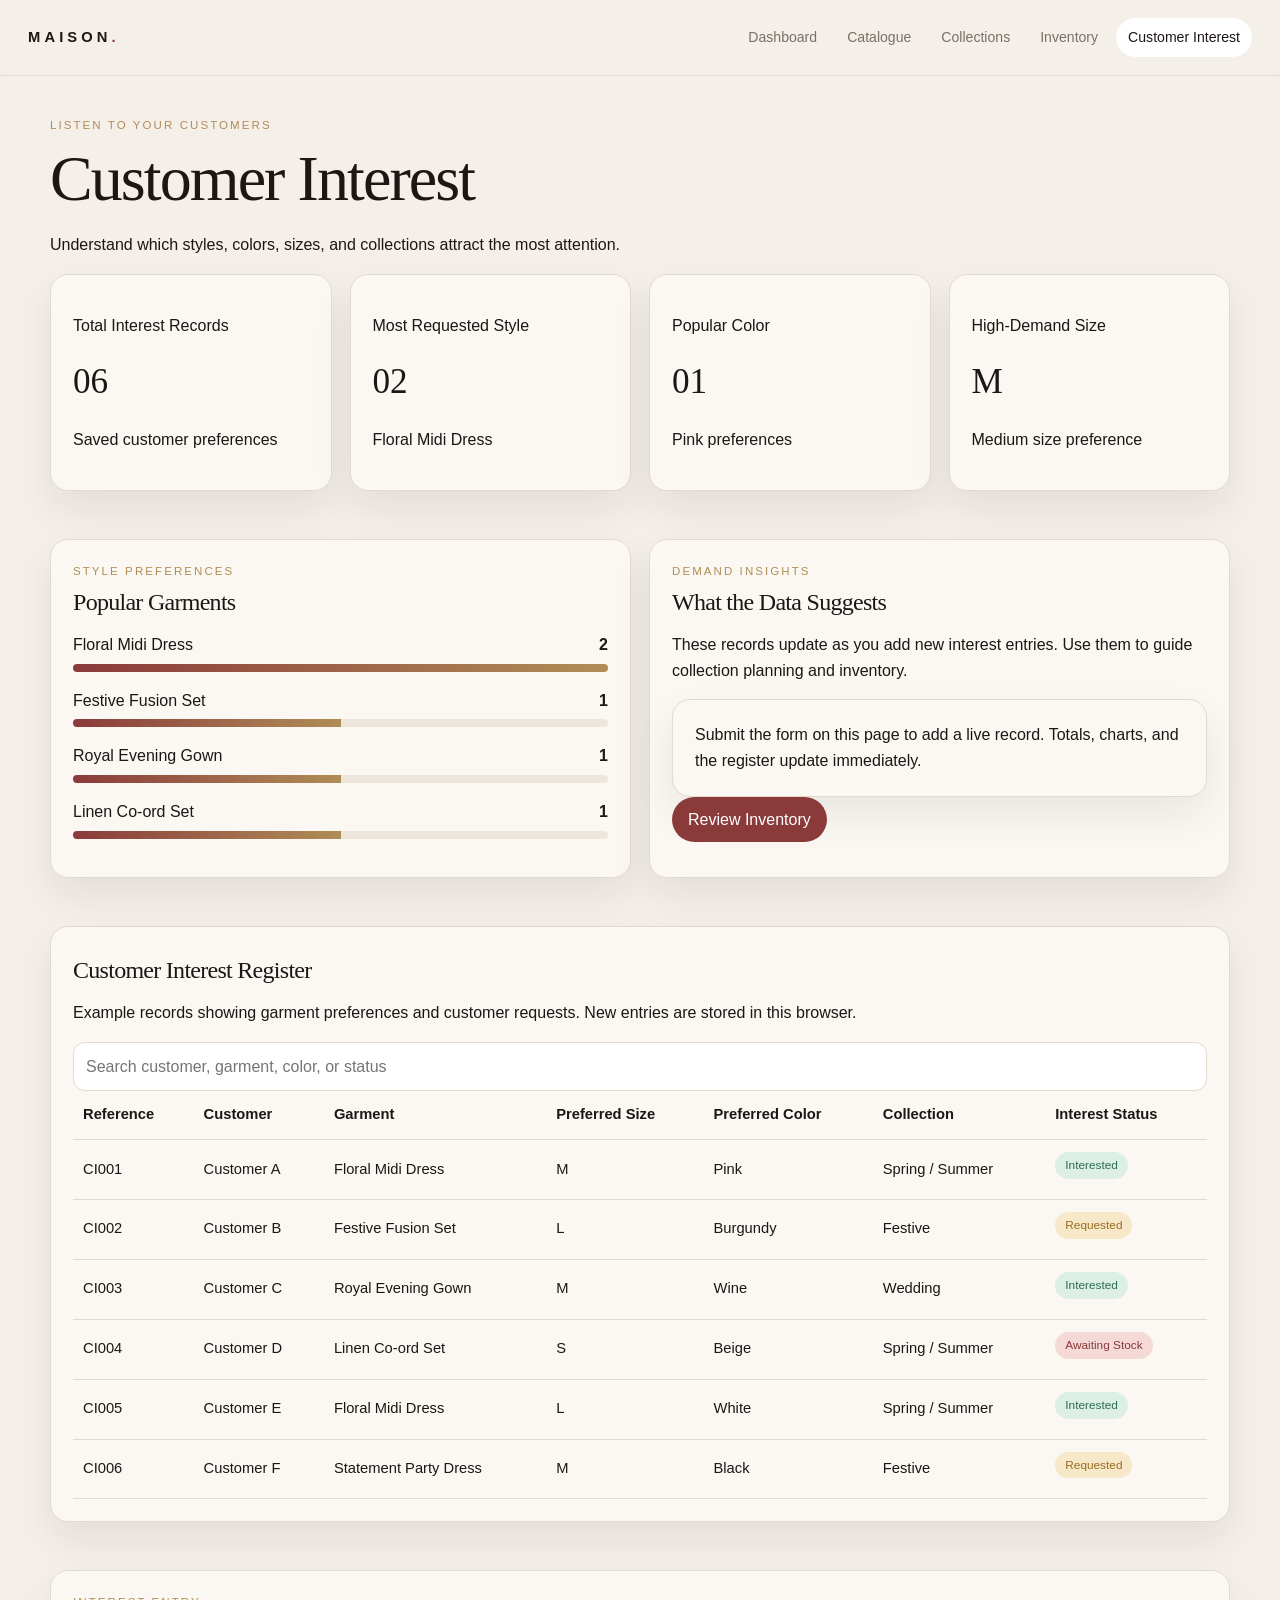
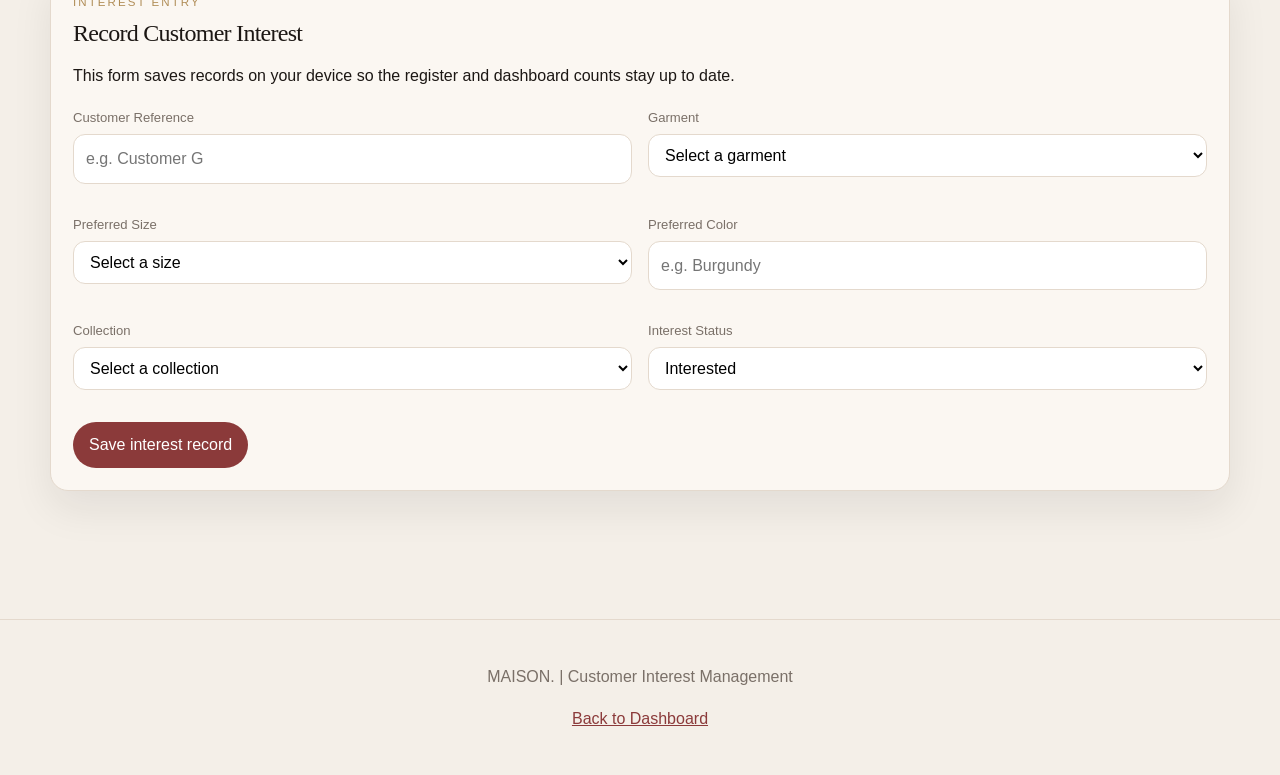
<file: interest.html>
<!DOCTYPE html>
<html lang="en">
<head>
    <meta charset="UTF-8">
    <meta name="viewport" content="width=device-width, initial-scale=1.0">
    <title>Customer Interest | Maison</title>
    <link rel="stylesheet" href="style.css">
</head>
<body>
<nav class="navbar">
    <a class="logo" href="index.html">MAISON<span>.</span></a>
    <button class="menu-toggle" type="button" aria-label="Open menu">Menu</button>
    <div class="nav-links">
        <a href="index.html">Dashboard</a>
        <a href="catalogue.html">Catalogue</a>
        <a href="collections.html">Collections</a>
        <a href="inventory.html">Inventory</a>
        <a class="active" href="interest.html">Customer Interest</a>
    </div>
</nav>
<main class="container">
    <div class="page-heading">
        <p class="eyebrow">Listen to your customers</p>
        <h1>Customer Interest</h1>
        <p>
            Understand which styles, colors, sizes, and collections
            attract the most attention.
        </p>
    </div>
    <section class="stats-grid">
        <div class="stat-card">
            <p>Total Interest Records</p>
            <div class="stat-number" id="interest-total">06</div>
            <p>Saved customer preferences</p>
        </div>
        <div class="stat-card">
            <p>Most Requested Style</p>
            <div class="stat-number" id="interest-style">12</div>
            <p id="interest-style-label">Floral dresses</p>
        </div>
        <div class="stat-card">
            <p>Popular Color</p>
            <div class="stat-number" id="interest-color">08</div>
            <p id="interest-color-label">Burgundy preferences</p>
        </div>
        <div class="stat-card">
            <p>High-Demand Size</p>
            <div class="stat-number" id="interest-size">M</div>
            <p>Medium size preference</p>
        </div>
    </section>
    <section class="section grid-2">
        <div class="panel">
            <p class="eyebrow">Style preferences</p>
            <h2>Popular Garments</h2>
            <div id="popular-bars"></div>
        </div>
        <div class="panel">
            <p class="eyebrow">Demand insights</p>
            <h2>What the Data Suggests</h2>
            <p>
                These records update as you add new interest entries.
                Use them to guide collection planning and inventory.
            </p>
            <div class="notice">
                Submit the form on this page to add a live record.
                Totals, charts, and the register update immediately.
            </div>
            <a class="btn" href="inventory.html">Review Inventory</a>
        </div>
    </section>
    <section class="section panel">
        <h2>Customer Interest Register</h2>
        <p>
            Example records showing garment preferences and customer
            requests. New entries are stored in this browser.
        </p>
        <div class="toolbar" style="grid-template-columns: 1fr;">
            <input type="search" id="interest-search" placeholder="Search customer, garment, color, or status">
        </div>
        <div class="table-wrap">
            <table>
                <thead>
                    <tr>
                        <th>Reference</th>
                        <th>Customer</th>
                        <th>Garment</th>
                        <th>Preferred Size</th>
                        <th>Preferred Color</th>
                        <th>Collection</th>
                        <th>Interest Status</th>
                    </tr>
                </thead>
                <tbody id="interest-body"></tbody>
            </table>
        </div>
    </section>
    <section class="section form-panel">
        <p class="eyebrow">Interest entry</p>
        <h2>Record Customer Interest</h2>
        <p>
            This form saves records on your device so the register and
            dashboard counts stay up to date.
        </p>
        <form id="interest-form" action="#" method="get">
            <div class="form-grid">
                <div>
                    <label class="field-label" for="customer">Customer Reference</label>
                    <input type="text" id="customer" name="customer" placeholder="e.g. Customer G">
                    <div class="field-error" id="err-customer"></div>
                </div>
                <div>
                    <label class="field-label" for="garment">Garment</label>
                    <select id="garment" name="garment">
                        <option value="">Select a garment</option>
                        <option>Floral Midi Dress</option>
                        <option>Festive Fusion Set</option>
                        <option>Royal Evening Gown</option>
                        <option>Linen Co-ord Set</option>
                        <option>Statement Party Dress</option>
                        <option>Designer Occasion Dress</option>
                    </select>
                    <div class="field-error" id="err-garment"></div>
                </div>
                <div>
                    <label class="field-label" for="size">Preferred Size</label>
                    <select id="size" name="size">
                        <option value="">Select a size</option>
                        <option>XS</option>
                        <option>S</option>
                        <option>M</option>
                        <option>L</option>
                        <option>XL</option>
                    </select>
                    <div class="field-error" id="err-size"></div>
                </div>
                <div>
                    <label class="field-label" for="color">Preferred Color</label>
                    <input type="text" id="color" name="color" placeholder="e.g. Burgundy">
                    <div class="field-error" id="err-color"></div>
                </div>
                <div>
                    <label class="field-label" for="collection">Collection</label>
                    <select id="collection" name="collection">
                        <option value="">Select a collection</option>
                        <option>Spring / Summer</option>
                        <option>Festive</option>
                        <option>Wedding</option>
                        <option>Autumn / Winter</option>
                    </select>
                    <div class="field-error" id="err-collection"></div>
                </div>
                <div>
                    <label class="field-label" for="status">Interest Status</label>
                    <select id="status" name="status">
                        <option>Interested</option>
                        <option>Requested</option>
                        <option>Awaiting Stock</option>
                    </select>
                </div>
            </div>
            <button type="submit">Save interest record</button>
        </form>
    </section>
</main>
<footer class="footer">
    <p>MAISON. | Customer Interest Management</p>
    <p><a href="index.html">Back to Dashboard</a></p>
</footer>
<script src="data.js"></script>
<script src="app.js"></script>
</body>
</html>
</file>
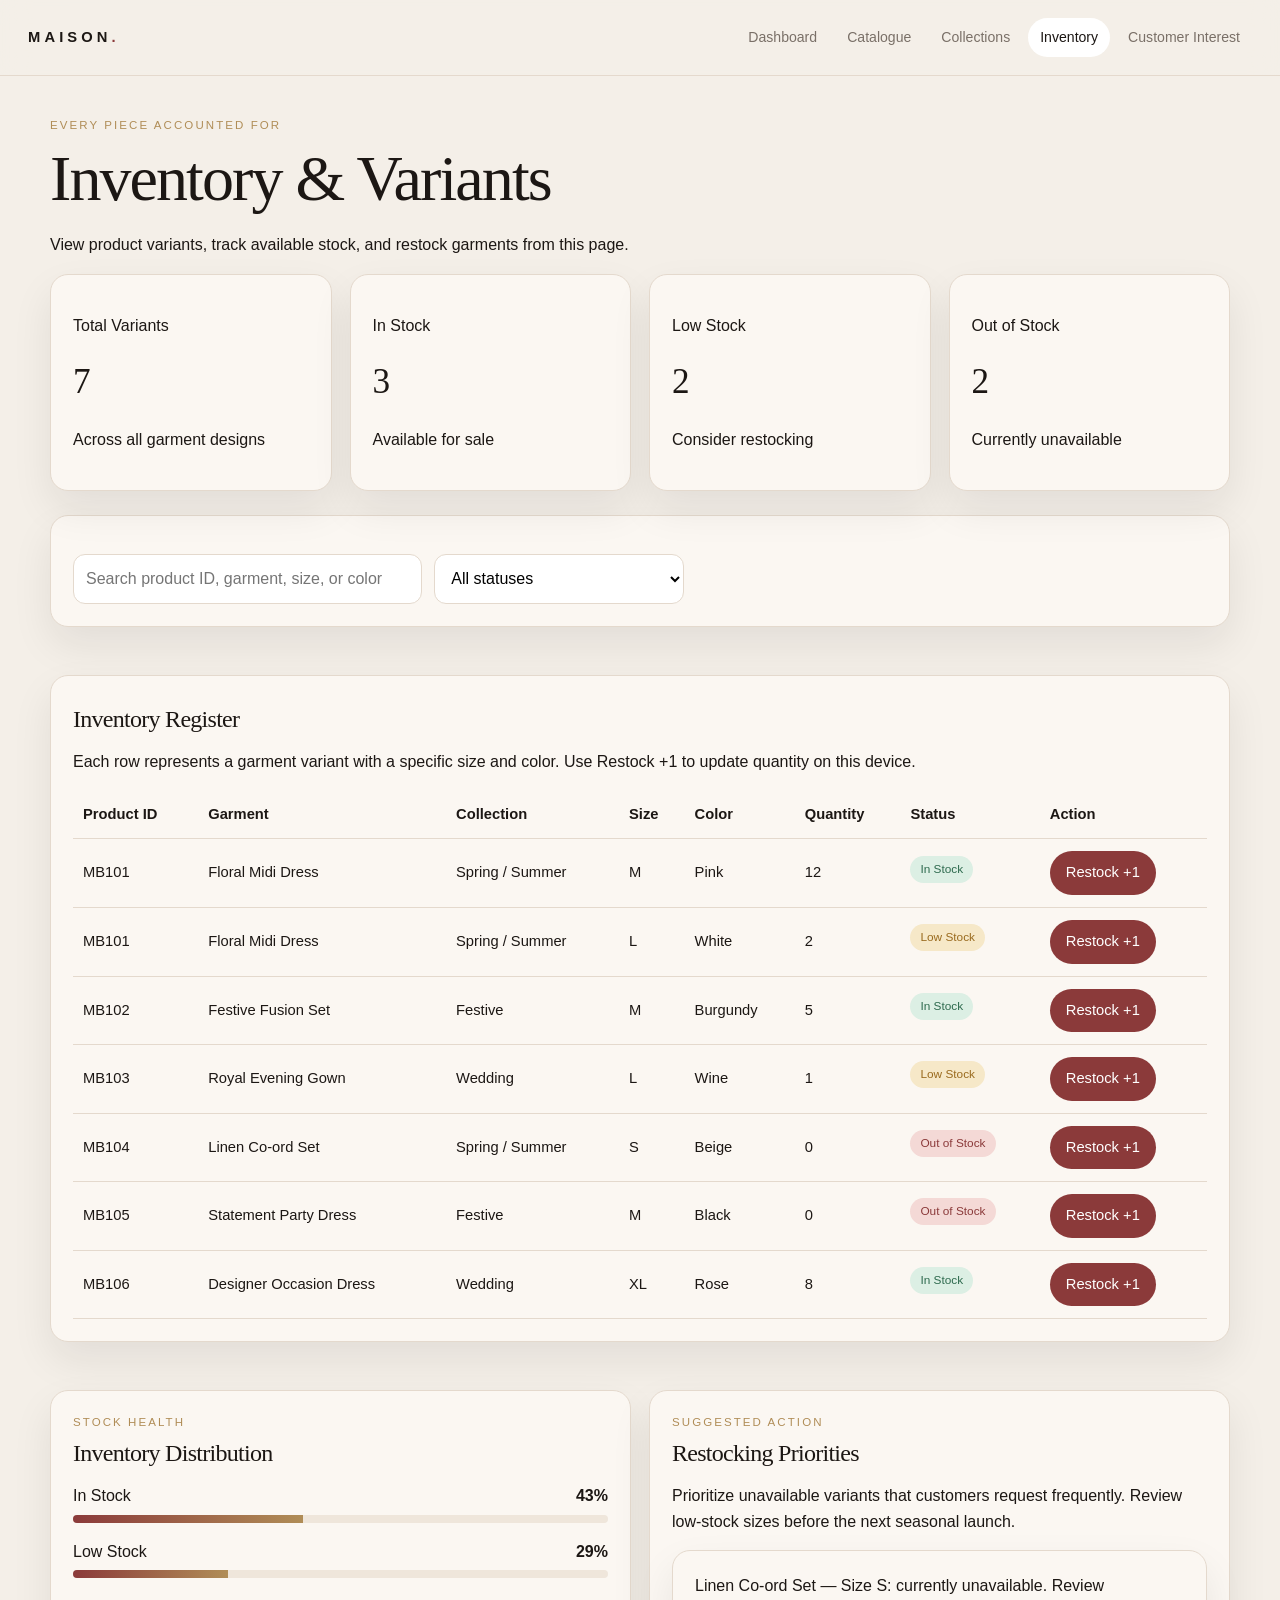
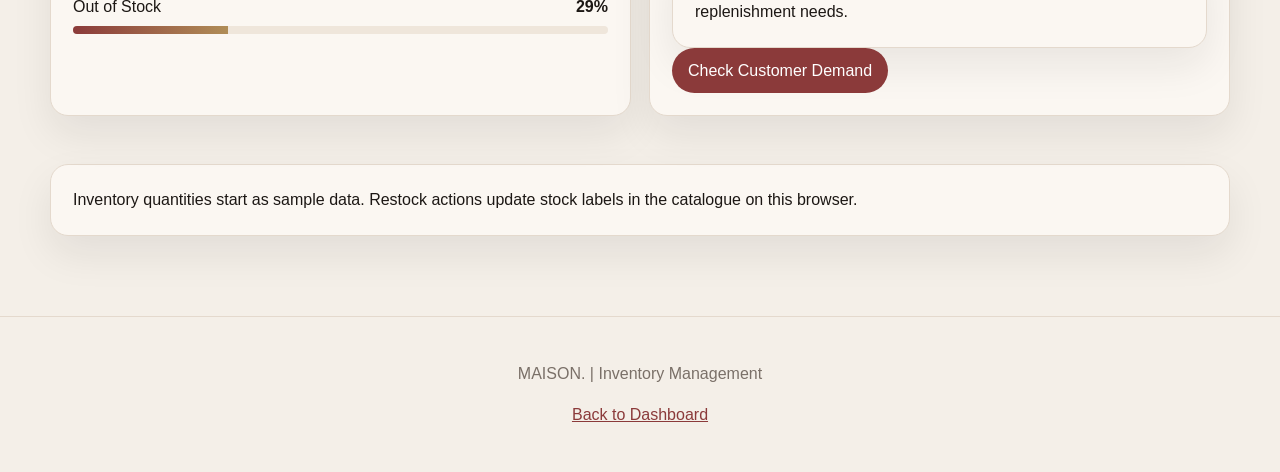
<file: inventory.html>
<!DOCTYPE html>
<html lang="en">
<head>
    <meta charset="UTF-8">
    <meta name="viewport" content="width=device-width, initial-scale=1.0">
    <title>Inventory Management | Maison</title>
    <link rel="stylesheet" href="style.css">
</head>
<body>
<nav class="navbar">
    <a class="logo" href="index.html">MAISON<span>.</span></a>
    <button class="menu-toggle" type="button" aria-label="Open menu">Menu</button>
    <div class="nav-links">
        <a href="index.html">Dashboard</a>
        <a href="catalogue.html">Catalogue</a>
        <a href="collections.html">Collections</a>
        <a class="active" href="inventory.html">Inventory</a>
        <a href="interest.html">Customer Interest</a>
    </div>
</nav>
<main class="container">
    <div class="page-heading">
        <p class="eyebrow">Every piece accounted for</p>
        <h1>Inventory & Variants</h1>
        <p>
            View product variants, track available stock,
            and restock garments from this page.
        </p>
    </div>
    <section class="stats-grid">
        <div class="stat-card">
            <p>Total Variants</p>
            <div class="stat-number" id="inv-total">7</div>
            <p>Across all garment designs</p>
        </div>
        <div class="stat-card">
            <p>In Stock</p>
            <div class="stat-number" id="inv-in">0</div>
            <p>Available for sale</p>
        </div>
        <div class="stat-card">
            <p>Low Stock</p>
            <div class="stat-number" id="inv-low">0</div>
            <p>Consider restocking</p>
        </div>
        <div class="stat-card">
            <p>Out of Stock</p>
            <div class="stat-number" id="inv-out">0</div>
            <p>Currently unavailable</p>
        </div>
    </section>
    <section class="filters">
        <div class="toolbar">
            <input type="search" id="inventory-search" placeholder="Search product ID, garment, size, or color">
            <select id="inventory-status">
                <option value="all">All statuses</option>
                <option value="available">In stock</option>
                <option value="low-stock">Low stock</option>
                <option value="unavailable">Out of stock</option>
            </select>
        </div>
    </section>
    <section class="section panel">
        <h2>Inventory Register</h2>
        <p>
            Each row represents a garment variant with a specific size
            and color. Use Restock +1 to update quantity on this device.
        </p>
        <div class="table-wrap">
            <table>
                <thead>
                    <tr>
                        <th>Product ID</th>
                        <th>Garment</th>
                        <th>Collection</th>
                        <th>Size</th>
                        <th>Color</th>
                        <th>Quantity</th>
                        <th>Status</th>
                        <th>Action</th>
                    </tr>
                </thead>
                <tbody id="inventory-body"></tbody>
            </table>
        </div>
    </section>
    <section class="section grid-2">
        <div class="panel">
            <p class="eyebrow">Stock health</p>
            <h2>Inventory Distribution</h2>
            <div class="bar-item">
                <div class="bar-label">
                    <span>In Stock</span><strong id="inv-bar-in-label">0%</strong>
                </div>
                <div class="bar-track">
                    <div class="bar-fill" id="inv-bar-in" data-width="0%"></div>
                </div>
            </div>
            <div class="bar-item">
                <div class="bar-label">
                    <span>Low Stock</span><strong id="inv-bar-low-label">0%</strong>
                </div>
                <div class="bar-track">
                    <div class="bar-fill" id="inv-bar-low" data-width="0%"></div>
                </div>
            </div>
            <div class="bar-item">
                <div class="bar-label">
                    <span>Out of Stock</span><strong id="inv-bar-out-label">0%</strong>
                </div>
                <div class="bar-track">
                    <div class="bar-fill" id="inv-bar-out" data-width="0%"></div>
                </div>
            </div>
        </div>
        <div class="panel">
            <p class="eyebrow">Suggested action</p>
            <h2>Restocking Priorities</h2>
            <p>
                Prioritize unavailable variants that customers request
                frequently. Review low-stock sizes before the next
                seasonal launch.
            </p>
            <div class="notice">
                Linen Co-ord Set — Size S: currently unavailable.
                Review replenishment needs.
            </div>
            <a class="btn" href="interest.html">
                Check Customer Demand
            </a>
        </div>
    </section>
    <div class="notice">
        Inventory quantities start as sample data. Restock actions
        update stock labels in the catalogue on this browser.
    </div>
</main>
<footer class="footer">
    <p>MAISON. | Inventory Management</p>
    <p><a href="index.html">Back to Dashboard</a></p>
</footer>
<script src="data.js"></script>
<script src="app.js"></script>
</body>
</html>
</file>
<file: style.css>
:root {
  --bg: #f4efe8;
  --bg-soft: #fbf7f2;
  --ink: #1c1714;
  --muted: #7a7068;
  --line: #e4d9cd;
  --accent: #8b3a3a;
  --accent-dark: #6f2d2d;
  --gold: #b08d57;
  --ok: #2f6b4f;
  --warn: #9a6b1f;
  --bad: #8b3a3a;
  --shadow: 0 18px 40px rgba(28, 23, 20, 0.08);
  --radius: 18px;
  --nav-h: 76px;
  --serif: "Iowan Old Style", "Palatino Linotype", Palatino, Georgia, serif;
  --sans: "Avenir Next", "Segoe UI", Helvetica, Arial, sans-serif;
}
* { box-sizing: border-box; }
html { scroll-behavior: smooth; }
body {
  margin: 0;
  font-family: var(--sans);
  color: var(--ink);
  background:
    radial-gradient(1200px 400px at 10% -10%, #fff8ee, transparent 55%),
    var(--bg);
  line-height: 1.6;
}
img { max-width: 100%; display: block; }
a { color: inherit; }
button, input, select, textarea { font: inherit; }
.navbar {
  position: sticky;
  top: 0;
  z-index: 40;
  display: flex;
  align-items: center;
  justify-content: space-between;
  flex-wrap: wrap;
  gap: 16px;
  min-height: var(--nav-h);
  padding: 12px 28px;
  background: rgba(244, 239, 232, 0.92);
  backdrop-filter: blur(14px);
  border-bottom: 1px solid var(--line);
}
.logo {
  text-decoration: none;
  letter-spacing: 0.28em;
  font-weight: 700;
  font-size: 0.92rem;
}
.logo span { color: var(--accent); }
.nav-links {
  display: flex;
  gap: 6px;
  flex-wrap: wrap;
}
.nav-links a {
  text-decoration: none;
  padding: 8px 12px;
  border-radius: 999px;
  font-size: 0.88rem;
  color: var(--muted);
}
.nav-links a:hover,
.nav-links a.active {
  color: var(--ink);
  background: #fff;
}
.menu-toggle {
  display: none;
  border: 1px solid var(--line);
  background: #fff;
  border-radius: 10px;
  padding: 8px 12px;
  cursor: pointer;
}
.container {
  width: min(1180px, calc(100% - 40px));
  margin: 0 auto;
  padding: 40px 0 80px;
}
.page-heading, .hero-content, .section-title { max-width: 720px; }
.page-heading h1, .hero h1, h2 {
  font-family: var(--serif);
  font-weight: 500;
  letter-spacing: -0.03em;
  line-height: 1.15;
  margin: 8px 0 12px;
}
.page-heading h1, .hero h1 { font-size: clamp(2.1rem, 5vw, 4rem); }
.eyebrow {
  text-transform: uppercase;
  letter-spacing: 0.18em;
  font-size: 0.72rem;
  color: var(--gold);
  margin: 0;
}
.muted { color: var(--muted); }
.hero {
  display: grid;
  grid-template-columns: 1.1fr 0.9fr;
  gap: 28px;
  align-items: stretch;
  margin-bottom: 48px;
}
.hero-content {
  background: var(--bg-soft);
  border: 1px solid var(--line);
  border-radius: 28px;
  padding: 42px;
  box-shadow: var(--shadow);
}
.hero-image {
  min-height: 420px;
  border-radius: 28px;
  background:
    linear-gradient(180deg, rgba(28,23,20,0.08), rgba(28,23,20,0.28)),
    url("https://images.unsplash.com/photo-1490481651871-ab68de25d43d?auto=format&fit=crop&w=1200&q=80") center/cover;
}
.section { margin: 48px 0; }
.section-title {
  max-width: none;
  display: flex;
  justify-content: space-between;
  gap: 16px;
  align-items: end;
  margin-bottom: 22px;
}
.stats-grid, .grid-2, .grid-3, .product-grid {
  display: grid;
  gap: 18px;
}
.stats-grid { grid-template-columns: repeat(4, 1fr); }
.grid-2 { grid-template-columns: 1fr 1fr; }
.grid-3 { grid-template-columns: repeat(3, 1fr); }
.product-grid { grid-template-columns: repeat(3, 1fr); }
.stat-card, .panel, .product-card, .collection-card, .notice, .filters, .form-panel {
  background: var(--bg-soft);
  border: 1px solid var(--line);
  border-radius: var(--radius);
  box-shadow: var(--shadow);
}
.stat-card, .panel, .filters, .form-panel, .notice { padding: 22px; }
.stat-number {
  font-family: var(--serif);
  font-size: 2.2rem;
  margin: 6px 0;
}
.product-card, .collection-card { overflow: hidden; }
.product-card img, .collection-card img {
  width: 100%;
  height: 240px;
  object-fit: cover;
}
.card-content { padding: 18px 18px 20px; }
.tag {
  display: inline-block;
  font-size: 0.74rem;
  padding: 4px 10px;
  border-radius: 999px;
  background: #efe6db;
  margin-bottom: 8px;
}
.tag.available { background: #dcefe4; color: var(--ok); }
.tag.low-stock { background: #f6e8c8; color: var(--warn); }
.tag.unavailable { background: #f4d9d6; color: var(--bad); }
.price {
  font-family: var(--serif);
  font-size: 1.35rem;
  margin: 10px 0;
}
.btn, button[type="submit"] {
  display: inline-flex;
  align-items: center;
  justify-content: center;
  gap: 8px;
  text-decoration: none;
  border: 0;
  background: var(--accent);
  color: #fff;
  padding: 10px 16px;
  border-radius: 999px;
  cursor: pointer;}
  .btn:hover, button[type="submit"]:hover { background: var(--accent-dark); }
.btn-outline {
  background: transparent;
  color: var(--ink);
  border: 1px solid var(--line);
}
.btn-outline:hover { background: #fff; }
.actions { display: flex; flex-wrap: wrap; gap: 10px; margin-top: 14px; }
.btn.ghost { background: #fff; color: var(--ink); border: 1px solid var(--line); }
.filters { margin: 24px 0 28px; }
.toolbar {
  display: grid;
  grid-template-columns: 1.4fr 1fr 1fr 1fr;
  gap: 12px;
  margin-top: 16px;
}
.toolbar input, .toolbar select, .form-grid input, .form-grid select {
  width: 100%;
  border: 1px solid var(--line);
  background: #fff;
  border-radius: 12px;
  padding: 11px 12px;
}
.filter-row { display: flex; flex-wrap: wrap; gap: 8px; margin-top: 12px; }
.filter-row label {
  cursor: pointer;
  padding: 8px 14px;
  border-radius: 999px;
  border: 1px solid var(--line);
  background: #fff;
}
.filter-row label.is-active,
[data-filter-collection].is-active {
  background: var(--ink);
  color: #fff;
  border-color: var(--ink);
}
.bar-item { margin: 16px 0; }
.bar-label { display: flex; justify-content: space-between; margin-bottom: 6px; }
.bar-track {
  height: 8px;
  background: #efe6db;
  border-radius: 999px;
  overflow: hidden;
}
.bar-fill {
  height: 100%;
  background: linear-gradient(90deg, var(--accent), var(--gold));
  width: 0;
  transition: width 0.7s ease;
}
.table-wrap { overflow-x: auto; }
table { width: 100%; border-collapse: collapse; }
th, td {
  text-align: left;
  padding: 12px 10px;
  border-bottom: 1px solid var(--line);
  font-size: 0.92rem;
}
.form-grid {
  display: grid;
  grid-template-columns: 1fr 1fr;
  gap: 16px;
  margin: 18px 0;
}
.field-label { display: block; font-size: 0.82rem; margin-bottom: 6px; color: var(--muted); }
.field-error { color: var(--bad); font-size: 0.8rem; min-height: 1.1em; }
.footer {
  border-top: 1px solid var(--line);
  padding: 28px;
  text-align: center;
  color: var(--muted);
}
.footer a { color: var(--accent); }
.result-meta {
  display: flex;
  justify-content: space-between;
  align-items: center;
  gap: 12px;
  margin: 8px 0 18px;
}
.modal-backdrop {
  position: fixed;
  inset: 0;
  background: rgba(28, 23, 20, 0.45);
  display: none;
  place-items: center;
  z-index: 80;
  padding: 20px;
}
.modal-backdrop.open { display: grid; }
.modal {
  width: min(760px, 100%);
  background: var(--bg-soft);
  border-radius: 24px;
  overflow: hidden;
  box-shadow: var(--shadow);
}
.modal-body { display: grid; grid-template-columns: 1fr 1fr; }
.modal img { height: 100%; object-fit: cover; }
.modal-content { padding: 24px; }
.modal-close {
  float: right;
  border: 0;
  background: transparent;
  font-size: 1.4rem;
  cursor: pointer;
}
.toast-stack {
  position: fixed;
  right: 18px;
  bottom: 18px;
  z-index: 90;
  display: grid;
  gap: 8px;
}
.toast {
  background: var(--ink);
  color: #fff;
  padding: 12px 16px;
  border-radius: 14px;
  min-width: 220px;
  animation: rise 0.25s ease;
}
@keyframes rise {
  from { transform: translateY(8px); opacity: 0; }
  to { transform: none; opacity: 1; }
}
.empty-state {
  grid-column: 1 / -1;
  padding: 40px;
  text-align: center;
  color: var(--muted);
}
@media (max-width: 980px) {
  .hero, .grid-2, .grid-3, .product-grid, .stats-grid, .toolbar, .form-grid, .modal-body {
    grid-template-columns: 1fr;
  }
  .menu-toggle { display: inline-flex; }
  .nav-links {
    display: none;
    position: absolute;
    top: var(--nav-h);
    left: 0;
    right: 0;
    background: var(--bg-soft);
    border-bottom: 1px solid var(--line);
    padding: 12px;
    flex-direction: column;
  }
  .navbar.open .nav-links { display: flex; }
  .hero-image { min-height: 240px; }
}
</file>
